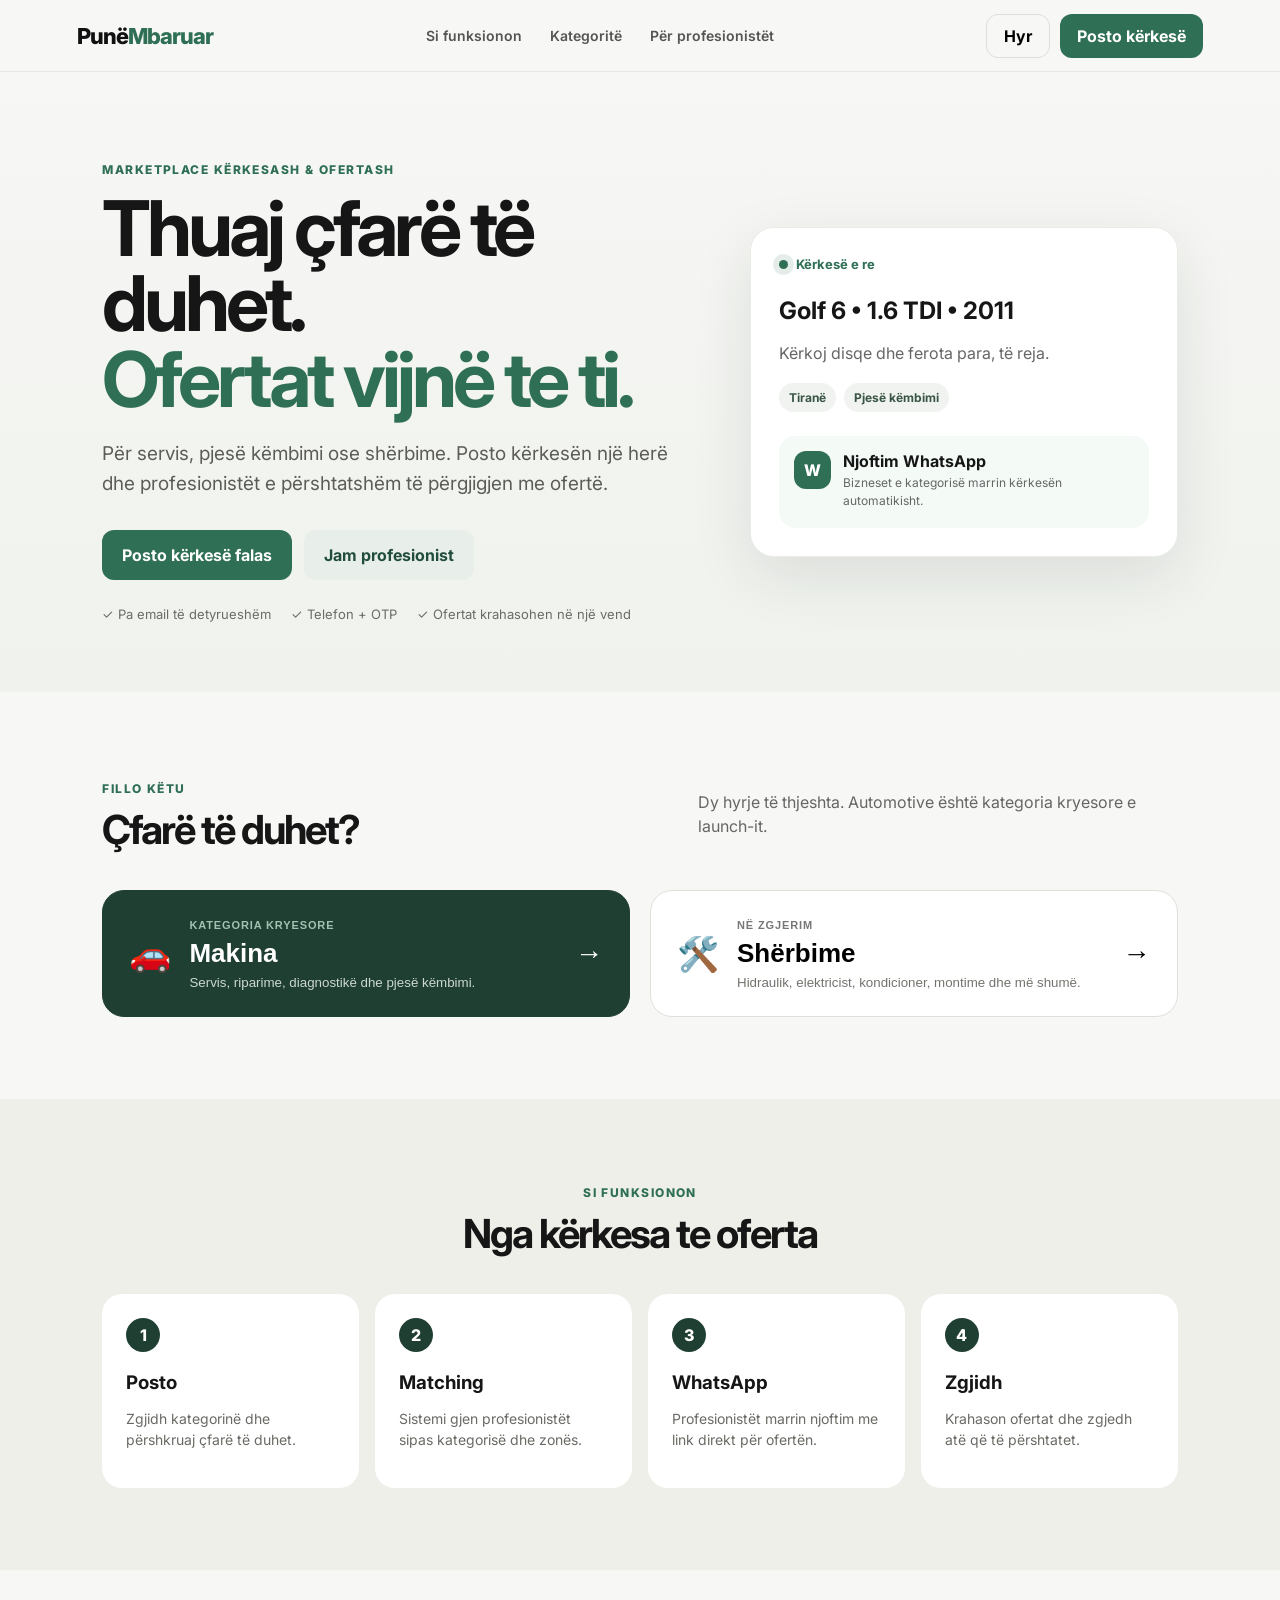
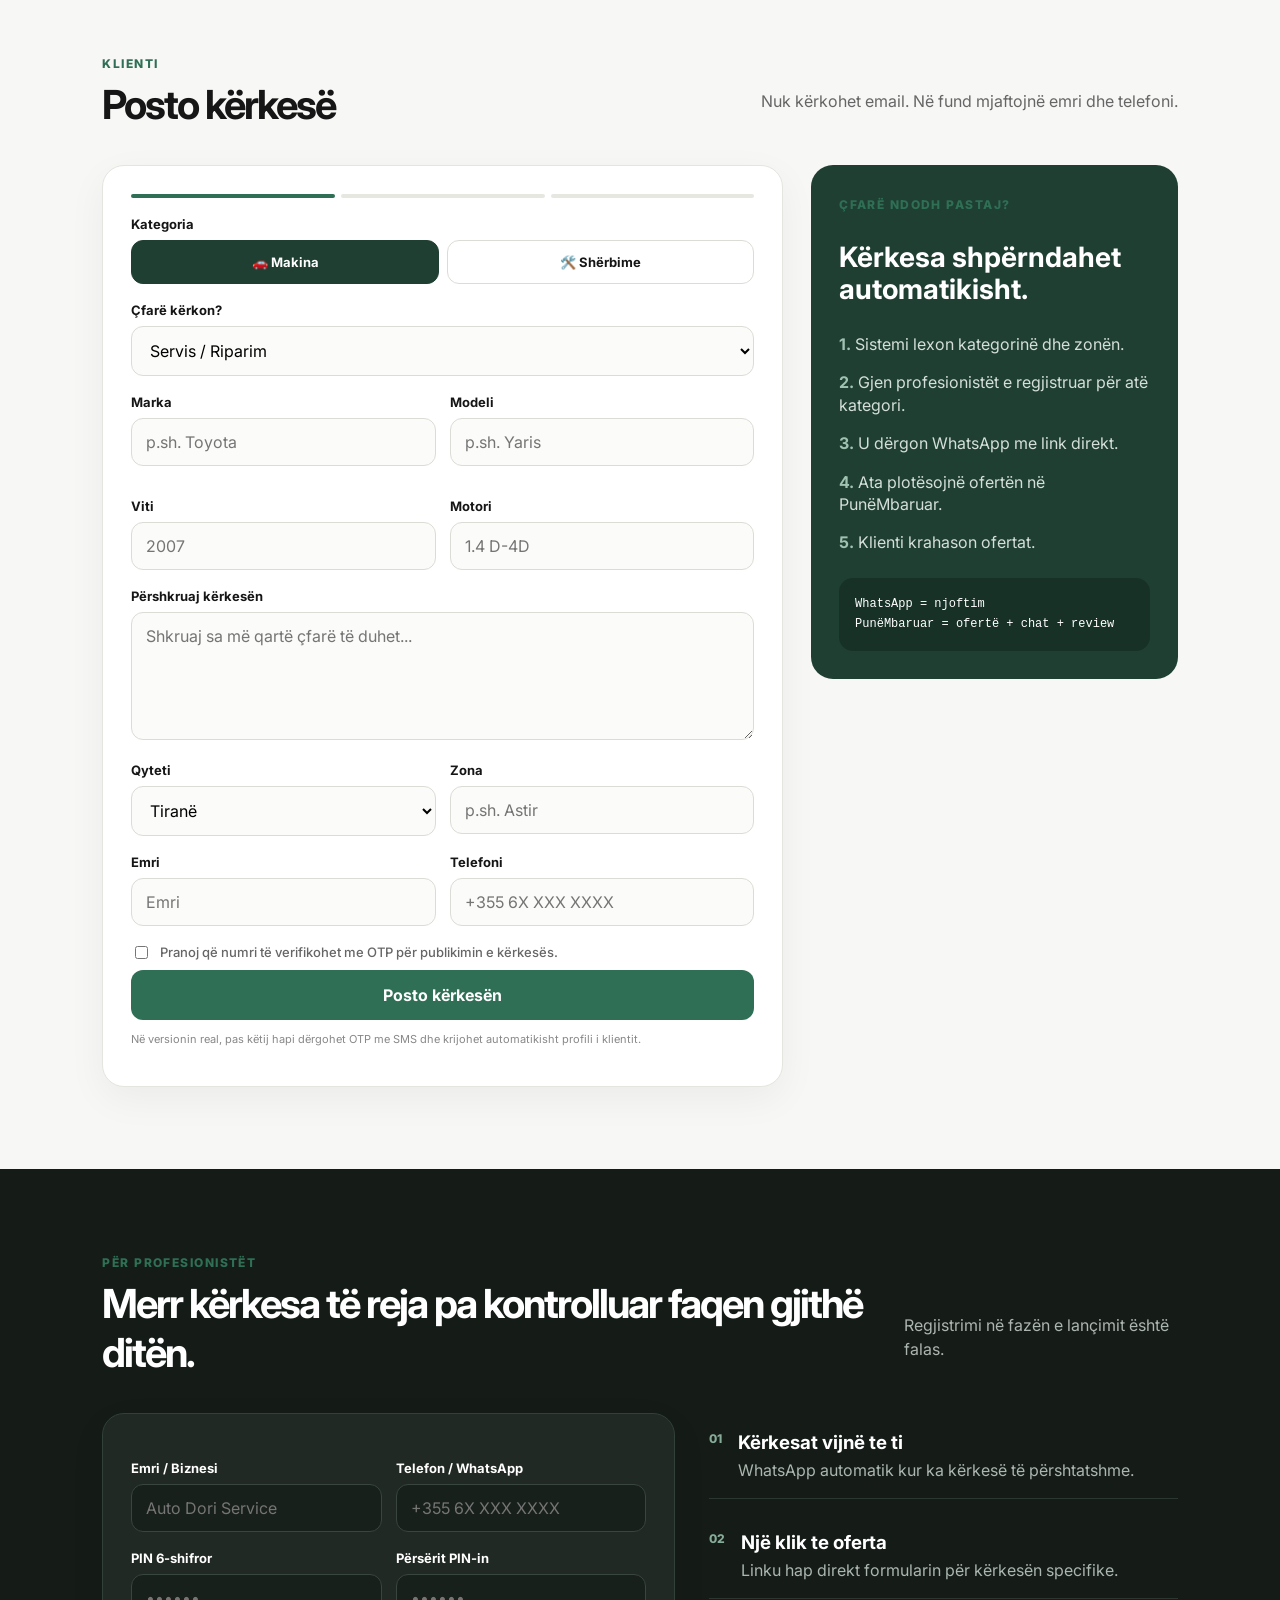
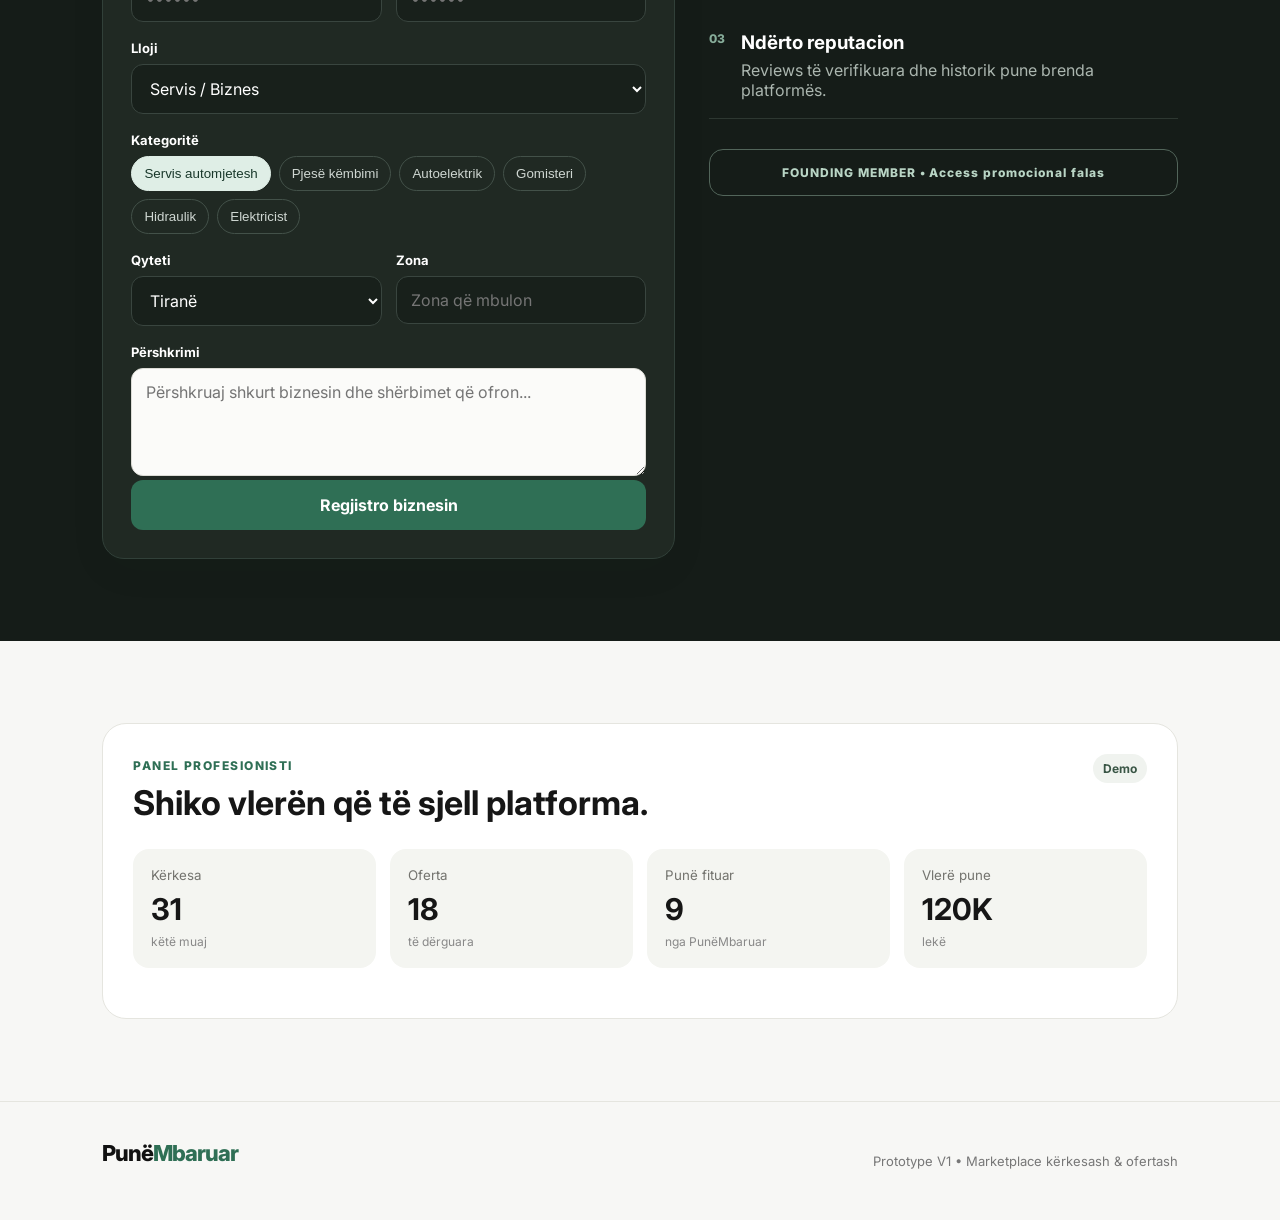
<file: index.html>
<!DOCTYPE html>
<html lang="sq">
<head>
  <meta charset="UTF-8" />
  <meta name="viewport" content="width=device-width, initial-scale=1.0" />
  <title>PunëMbaruar — Merr oferta, zgjidh më mirë</title>
  <link rel="preconnect" href="https://fonts.googleapis.com">
  <link rel="preconnect" href="https://fonts.gstatic.com" crossorigin>
  <link href="https://fonts.googleapis.com/css2?family=Inter:wght@400;500;600;700;800&display=swap" rel="stylesheet">
  <link rel="stylesheet" href="styles.css" />
</head>
<body>
  <header class="topbar">
    <a class="brand" href="#home">Punë<span>Mbaruar</span></a>
    <nav>
      <a href="#how">Si funksionon</a>
      <a href="#categories">Kategoritë</a>
      <a href="#professionals">Për profesionistët</a>
    </nav>
    <div class="header-actions">
      <button class="btn btn-ghost" data-open="loginModal">Hyr</button>
      <button class="btn btn-primary" data-scroll="request">Posto kërkesë</button>
    </div>
  </header>

  <main id="home">
    <section class="hero">
      <div class="hero-copy">
        <div class="eyebrow">Marketplace kërkesash & ofertash</div>
        <h1>Thuaj çfarë të duhet.<br><span>Ofertat vijnë te ti.</span></h1>
        <p>
          Për servis, pjesë këmbimi ose shërbime. Posto kërkesën një herë dhe
          profesionistët e përshtatshëm të përgjigjen me ofertë.
        </p>
        <div class="hero-actions">
          <button class="btn btn-primary btn-large" data-scroll="request">Posto kërkesë falas</button>
          <button class="btn btn-secondary btn-large" data-scroll="professionals">Jam profesionist</button>
        </div>
        <div class="trust-row">
          <span>✓ Pa email të detyrueshëm</span>
          <span>✓ Telefon + OTP</span>
          <span>✓ Ofertat krahasohen në një vend</span>
        </div>
      </div>

      <div class="hero-card">
        <div class="hero-card-top">
          <span class="live-dot"></span>
          Kërkesë e re
        </div>
        <h3>Golf 6 • 1.6 TDI • 2011</h3>
        <p>Kërkoj disqe dhe ferota para, të reja.</p>
        <div class="mini-meta">
          <span>Tiranë</span><span>Pjesë këmbimi</span>
        </div>
        <div class="notification-preview">
          <div class="wa-icon">W</div>
          <div>
            <strong>Njoftim WhatsApp</strong>
            <p>Bizneset e kategorisë marrin kërkesën automatikisht.</p>
          </div>
        </div>
      </div>
    </section>

    <section id="categories" class="section">
      <div class="section-head">
        <div>
          <span class="eyebrow">Fillo këtu</span>
          <h2>Çfarë të duhet?</h2>
        </div>
        <p>Dy hyrje të thjeshta. Automotive është kategoria kryesore e launch-it.</p>
      </div>

      <div class="category-grid">
        <button class="category-card featured" data-category="Makina" data-scroll="request">
          <div class="category-icon">🚗</div>
          <div>
            <span class="tag">Kategoria kryesore</span>
            <h3>Makina</h3>
            <p>Servis, riparime, diagnostikë dhe pjesë këmbimi.</p>
          </div>
          <span class="arrow">→</span>
        </button>

        <button class="category-card" data-category="Shërbime" data-scroll="request">
          <div class="category-icon">🛠️</div>
          <div>
            <span class="tag muted">Në zgjerim</span>
            <h3>Shërbime</h3>
            <p>Hidraulik, elektricist, kondicioner, montime dhe më shumë.</p>
          </div>
          <span class="arrow">→</span>
        </button>
      </div>
    </section>

    <section id="how" class="section soft-section">
      <div class="section-head centered">
        <span class="eyebrow">Si funksionon</span>
        <h2>Nga kërkesa te oferta</h2>
      </div>
      <div class="steps">
        <div class="step"><span>1</span><h3>Posto</h3><p>Zgjidh kategorinë dhe përshkruaj çfarë të duhet.</p></div>
        <div class="step"><span>2</span><h3>Matching</h3><p>Sistemi gjen profesionistët sipas kategorisë dhe zonës.</p></div>
        <div class="step"><span>3</span><h3>WhatsApp</h3><p>Profesionistët marrin njoftim me link direkt për ofertën.</p></div>
        <div class="step"><span>4</span><h3>Zgjidh</h3><p>Krahason ofertat dhe zgjedh atë që të përshtatet.</p></div>
      </div>
    </section>

    <section id="request" class="section">
      <div class="section-head">
        <div>
          <span class="eyebrow">Klienti</span>
          <h2>Posto kërkesë</h2>
        </div>
        <p>Nuk kërkohet email. Në fund mjaftojnë emri dhe telefoni.</p>
      </div>

      <div class="request-layout">
        <form id="requestForm" class="form-card">
          <div class="form-progress">
            <span class="active"></span><span></span><span></span>
          </div>

          <label>Kategoria</label>
          <div class="segmented">
            <input type="radio" name="category" id="catCar" value="Makina" checked>
            <label for="catCar">🚗 Makina</label>
            <input type="radio" name="category" id="catServices" value="Shërbime">
            <label for="catServices">🛠️ Shërbime</label>
          </div>

          <div id="carFields">
            <label for="carNeed">Çfarë kërkon?</label>
            <select id="carNeed" name="carNeed">
              <option value="Servis / Riparim">Servis / Riparim</option>
              <option value="Pjesë këmbimi">Pjesë këmbimi</option>
              <option value="Diagnostikim">Nuk e di problemin / Diagnostikim</option>
            </select>

            <div class="grid-2">
              <div>
                <label for="make">Marka</label>
                <input id="make" name="make" placeholder="p.sh. Toyota">
              </div>
              <div>
                <label for="model">Modeli</label>
                <input id="model" name="model" placeholder="p.sh. Yaris">
              </div>
              <div>
                <label for="year">Viti</label>
                <input id="year" name="year" inputmode="numeric" placeholder="2007">
              </div>
              <div>
                <label for="engine">Motori</label>
                <input id="engine" name="engine" placeholder="1.4 D-4D">
              </div>
            </div>
          </div>

          <div id="serviceFields" class="hidden">
            <label for="serviceType">Lloji i shërbimit</label>
            <select id="serviceType" name="serviceType">
              <option>Hidraulik</option>
              <option>Elektricist</option>
              <option>Kondicioner</option>
              <option>Bojaxhi</option>
              <option>Pastrim</option>
              <option>Montime</option>
              <option>Tjetër</option>
            </select>
          </div>

          <label for="description">Përshkruaj kërkesën</label>
          <textarea id="description" name="description" rows="5" placeholder="Shkruaj sa më qartë çfarë të duhet..." required></textarea>

          <div class="grid-2">
            <div>
              <label for="city">Qyteti</label>
              <select id="city" name="city">
                <option>Tiranë</option>
                <option>Durrës</option>
                <option>Elbasan</option>
                <option>Fier</option>
                <option>Vlorë</option>
                <option>Shkodër</option>
              </select>
            </div>
            <div>
              <label for="zone">Zona</label>
              <input id="zone" name="zone" placeholder="p.sh. Astir">
            </div>
          </div>

          <div class="grid-2">
            <div>
              <label for="name">Emri</label>
              <input id="name" name="name" placeholder="Emri" required>
            </div>
            <div>
              <label for="phone">Telefoni</label>
              <input id="phone" name="phone" inputmode="tel" placeholder="+355 6X XXX XXXX" required>
            </div>
          </div>

          <label class="check-row">
            <input type="checkbox" required>
            <span>Pranoj që numri të verifikohet me OTP për publikimin e kërkesës.</span>
          </label>

          <button type="submit" class="btn btn-primary btn-large full">Posto kërkesën</button>
          <p class="fine-print">Në versionin real, pas këtij hapi dërgohet OTP me SMS dhe krijohet automatikisht profili i klientit.</p>
        </form>

        <aside class="side-panel">
          <span class="eyebrow">Çfarë ndodh pastaj?</span>
          <h3>Kërkesa shpërndahet automatikisht.</h3>
          <ul class="clean-list">
            <li><b>1.</b> Sistemi lexon kategorinë dhe zonën.</li>
            <li><b>2.</b> Gjen profesionistët e regjistruar për atë kategori.</li>
            <li><b>3.</b> U dërgon WhatsApp me link direkt.</li>
            <li><b>4.</b> Ata plotësojnë ofertën në PunëMbaruar.</li>
            <li><b>5.</b> Klienti krahason ofertat.</li>
          </ul>
          <div class="code-note">WhatsApp = njoftim<br>PunëMbaruar = ofertë + chat + review</div>
        </aside>
      </div>
    </section>

    <section id="professionals" class="section dark-section">
      <div class="section-head light">
        <div>
          <span class="eyebrow">Për profesionistët</span>
          <h2>Merr kërkesa të reja pa kontrolluar faqen gjithë ditën.</h2>
        </div>
        <p>Regjistrimi në fazën e lançimit është falas.</p>
      </div>

      <div class="professional-grid">
       <form id="professionalForm" class="form-card dark-card">

  <div class="grid-2">

    <div>
      <label for="proName">Emri / Biznesi</label>
      <input
        id="proName"
        required
        placeholder="Auto Dori Service"
      >
    </div>

    <div>
      <label for="proPhone">Telefon / WhatsApp</label>
      <input
        id="proPhone"
        required
        type="tel"
        placeholder="+355 6X XXX XXXX"
      >
    </div>

  </div>


  <div class="grid-2">

    <div>
      <label for="proPin">PIN 6-shifror</label>
      <input
        id="proPin"
        required
        type="password"
        inputmode="numeric"
        minlength="6"
        maxlength="6"
        pattern="[0-9]{6}"
        placeholder="••••••"
        autocomplete="new-password"
      >
    </div>

    <div>
      <label for="proPinConfirm">Përsërit PIN-in</label>
      <input
        id="proPinConfirm"
        required
        type="password"
        inputmode="numeric"
        minlength="6"
        maxlength="6"
        pattern="[0-9]{6}"
        placeholder="••••••"
        autocomplete="new-password"
      >
    </div>

  </div>


  <label for="proType">Lloji</label>

  <select id="proType">
    <option value="business">Servis / Biznes</option>
    <option value="individual">Profesionist individual</option>
  </select>


  <label>Kategoritë</label>

  <div class="chips" id="professionalCategories">

    <button
      type="button"
      class="chip active"
      data-slug="riparime"
    >
      Servis automjetesh
    </button>

    <button
      type="button"
      class="chip"
      data-slug="pjese-kembimi"
    >
      Pjesë këmbimi
    </button>

    <button
      type="button"
      class="chip"
      data-slug="autoelektrik"
    >
      Autoelektrik
    </button>

    <button
      type="button"
      class="chip"
      data-slug="gomisteri"
    >
      Gomisteri
    </button>

    <button
      type="button"
      class="chip"
      data-slug="hidraulik"
    >
      Hidraulik
    </button>

    <button
      type="button"
      class="chip"
      data-slug="elektricist"
    >
      Elektricist
    </button>

  </div>


  <div class="grid-2">

    <div>
      <label for="proCity">Qyteti</label>

      <select id="proCity" required>
        <option value="Tiranë">Tiranë</option>
        <option value="Durrës">Durrës</option>
      </select>
    </div>

    <div>
      <label for="proZone">Zona</label>

      <input
        id="proZone"
        placeholder="Zona që mbulon"
      >
    </div>

  </div>


  <label for="proDescription">Përshkrimi</label>

  <textarea
    id="proDescription"
    rows="4"
    placeholder="Përshkruaj shkurt biznesin dhe shërbimet që ofron..."
  ></textarea>


  <button
    type="submit"
    class="btn btn-primary btn-large full"
  >
    Regjistro biznesin
  </button>


  <div
    id="professionalResult"
    class="result-box hidden"
  ></div>

</form>

        <div class="pro-benefits">
          <div class="benefit"><span>01</span><div><h3>Kërkesat vijnë te ti</h3><p>WhatsApp automatik kur ka kërkesë të përshtatshme.</p></div></div>
          <div class="benefit"><span>02</span><div><h3>Një klik te oferta</h3><p>Linku hap direkt formularin për kërkesën specifike.</p></div></div>
          <div class="benefit"><span>03</span><div><h3>Ndërto reputacion</h3><p>Reviews të verifikuara dhe historik pune brenda platformës.</p></div></div>
          <div class="founding">FOUNDING MEMBER • Access promocional falas</div>
        </div>
      </div>
    </section>

    <section class="section">
      <div class="dashboard-demo">
        <div class="dashboard-title">
          <div>
            <span class="eyebrow">Panel profesionisti</span>
            <h2>Shiko vlerën që të sjell platforma.</h2>
          </div>
          <span class="status-pill">Demo</span>
        </div>
        <div class="stats-grid">
          <div><small>Kërkesa</small><strong>31</strong><span>këtë muaj</span></div>
          <div><small>Oferta</small><strong>18</strong><span>të dërguara</span></div>
          <div><small>Punë fituar</small><strong>9</strong><span>nga PunëMbaruar</span></div>
          <div><small>Vlerë pune</small><strong>120K</strong><span>lekë</span></div>
        </div>
      </div>
    </section>
  </main>

  <div id="toast" class="toast"></div>

  <div id="loginModal" class="modal" aria-hidden="true">
    <div class="modal-backdrop" data-close="loginModal"></div>
    <div class="modal-card">
      <button class="modal-close" data-close="loginModal">×</button>
      <span class="eyebrow">Hyrje e thjeshtë</span>
      <h2>Hyr me telefon</h2>
      <p>Në V1, klienti nuk ka nevojë për password ose email.</p>
      <label>Numri i telefonit</label>
      <input placeholder="+355 6X XXX XXXX">
      <button class="btn btn-primary full">Merr kodin OTP</button>
    </div>
  </div>

  <footer>
    <div class="brand">Punë<span>Mbaruar</span></div>
    <p>Prototype V1 • Marketplace kërkesash & ofertash</p>
  </footer>

  <script src="app.js"></script>
</body>
</html>
</file>
<file: styles.css>
*{box-sizing:border-box}html{scroll-behavior:smooth}body{margin:0;font-family:Inter,system-ui,sans-serif;background:#f7f7f5;color:#161616}.topbar{height:72px;display:flex;align-items:center;justify-content:space-between;padding:0 6vw;background:rgba(247,247,245,.94);position:sticky;top:0;z-index:20;border-bottom:1px solid #e8e8e3;backdrop-filter:blur(12px)}.brand{font-weight:800;font-size:22px;letter-spacing:-1px;color:#111;text-decoration:none}.brand span{color:#2f6f55}.topbar nav{display:flex;gap:28px}.topbar nav a{color:#555;text-decoration:none;font-size:14px;font-weight:600}.header-actions{display:flex;gap:10px}.btn{border:0;border-radius:12px;padding:11px 17px;font:inherit;font-weight:700;cursor:pointer}.btn-primary{background:#2f6f55;color:white}.btn-secondary{background:#e8eee9;color:#204d3c}.btn-ghost{background:transparent;border:1px solid #deded8}.btn-large{padding:15px 20px}.full{width:100%}.hero{min-height:620px;padding:90px 8vw 70px;display:grid;grid-template-columns:1.15fr .85fr;gap:70px;align-items:center;background:linear-gradient(180deg,#f7f7f5 0%,#eff2ed 100%)}.hero h1{font-size:clamp(44px,6vw,78px);line-height:.98;letter-spacing:-4px;margin:14px 0 22px}.hero h1 span{color:#2f6f55}.hero-copy>p{font-size:19px;line-height:1.6;color:#5c5c58;max-width:650px}.eyebrow{text-transform:uppercase;letter-spacing:.12em;font-size:12px;font-weight:800;color:#2f6f55}.hero-actions{display:flex;gap:12px;margin-top:30px}.trust-row{display:flex;gap:20px;flex-wrap:wrap;margin-top:26px;color:#6c6c66;font-size:13px}.hero-card{background:#fff;padding:28px;border-radius:24px;box-shadow:0 18px 60px rgba(20,40,30,.10);border:1px solid #ecece7}.hero-card-top{font-size:13px;font-weight:700;color:#2f6f55;display:flex;align-items:center;gap:8px}.live-dot{width:9px;height:9px;background:#2f6f55;border-radius:50%;box-shadow:0 0 0 6px rgba(47,111,85,.12)}.hero-card h3{font-size:24px;margin:24px 0 8px}.hero-card p{color:#666;line-height:1.5}.mini-meta{display:flex;gap:8px;margin:18px 0}.mini-meta span,.status-pill{background:#f0f3ef;padding:7px 10px;border-radius:99px;font-size:12px;font-weight:700;color:#395545}.notification-preview{display:flex;gap:12px;padding:15px;background:#f4fbf7;border-radius:16px;margin-top:24px}.wa-icon{width:38px;height:38px;border-radius:12px;background:#2f6f55;color:#fff;display:grid;place-items:center;font-weight:800}.notification-preview p{font-size:12px;margin:3px 0}.section{padding:82px 8vw}.section-head{display:flex;justify-content:space-between;gap:40px;align-items:end;margin-bottom:36px}.section-head h2{font-size:40px;letter-spacing:-2px;margin:8px 0 0}.section-head>p{max-width:480px;color:#666;line-height:1.5}.centered{text-align:center;display:block}.category-grid{display:grid;grid-template-columns:1fr 1fr;gap:20px}.category-card{border:1px solid #e0e0db;background:#fff;border-radius:22px;padding:26px;text-align:left;display:grid;grid-template-columns:auto 1fr auto;gap:18px;align-items:center;cursor:pointer}.category-card.featured{background:#203f33;color:#fff;border-color:#203f33}.category-card h3{font-size:26px;margin:6px 0}.category-card p{margin:0;color:#73736e}.category-card.featured p{color:#cbd8d1}.category-icon{font-size:34px}.tag{font-size:11px;text-transform:uppercase;letter-spacing:.08em;font-weight:800;color:#9fc2b1}.tag.muted{color:#777}.arrow{font-size:28px}.soft-section{background:#eeefe9}.steps{display:grid;grid-template-columns:repeat(4,1fr);gap:16px}.step{background:#fff;border-radius:20px;padding:24px}.step>span{width:34px;height:34px;border-radius:50%;background:#203f33;color:#fff;display:grid;place-items:center;font-weight:800}.step h3{margin-bottom:6px}.step p{color:#6a6a65;line-height:1.5;font-size:14px}.request-layout{display:grid;grid-template-columns:1.3fr .7fr;gap:28px;align-items:start}.form-card{background:#fff;border:1px solid #e5e5df;border-radius:22px;padding:28px;box-shadow:0 12px 38px rgba(20,30,25,.05)}.form-card label{display:block;font-size:13px;font-weight:700;margin:18px 0 8px}.form-card input,.form-card select,.form-card textarea,.modal-card input{width:100%;border:1px solid #dcdcd6;border-radius:12px;padding:13px 14px;font:inherit;background:#fbfbf9}.grid-2{display:grid;grid-template-columns:1fr 1fr;gap:14px}.segmented{display:grid;grid-template-columns:1fr 1fr;gap:8px}.segmented input{display:none}.segmented label{border:1px solid #dcdcd6;border-radius:12px;padding:13px;text-align:center;margin:0;cursor:pointer}.segmented input:checked+label{background:#203f33;color:#fff;border-color:#203f33}.form-progress{display:flex;gap:6px;margin-bottom:18px}.form-progress span{height:4px;flex:1;background:#e7e7e2;border-radius:10px}.form-progress .active{background:#2f6f55}.hidden{display:none}.check-row{display:flex!important;gap:9px;align-items:flex-start;font-weight:500!important;color:#666}.check-row input{width:auto;margin-top:2px}.fine-print{font-size:11px;color:#888;line-height:1.5}.side-panel{background:#203f33;color:#fff;border-radius:22px;padding:28px;position:sticky;top:94px}.side-panel h3{font-size:28px;line-height:1.15}.clean-list{list-style:none;padding:0;margin:24px 0}.clean-list li{margin:16px 0;color:#d4dfd9;line-height:1.4}.clean-list b{color:#9fc2b1}.code-note{background:#173127;border-radius:14px;padding:16px;font-family:ui-monospace,monospace;font-size:12px;line-height:1.7}.dark-section{background:#151c18;color:#fff}.section-head.light>p{color:#adb5b0}.professional-grid{display:grid;grid-template-columns:1.1fr .9fr;gap:34px}.dark-card{background:#202923;border-color:#314039;color:#fff}.dark-card input,.dark-card select{background:#18201b;border-color:#39453f;color:#fff}.chips{display:flex;flex-wrap:wrap;gap:8px}.chip{border:1px solid #435149;background:transparent;color:#cfd7d2;border-radius:99px;padding:9px 12px;cursor:pointer}.chip.active{background:#dfeee6;color:#19382b;border-color:#dfeee6}.pro-benefits{display:flex;flex-direction:column;gap:14px}.benefit{display:flex;gap:16px;padding:18px 0;border-bottom:1px solid #2d3731}.benefit>span{font-size:12px;color:#86ac99;font-weight:800}.benefit h3{margin:0 0 6px}.benefit p{margin:0;color:#abb6af}.founding{margin-top:16px;border:1px solid #52655a;border-radius:14px;padding:15px;text-align:center;font-size:12px;font-weight:800;letter-spacing:.08em;color:#b9d5c5}.dashboard-demo{background:#fff;border-radius:24px;padding:30px;border:1px solid #e5e5df}.dashboard-title{display:flex;justify-content:space-between;align-items:start}.dashboard-title h2{margin:8px 0 26px;font-size:34px}.stats-grid{display:grid;grid-template-columns:repeat(4,1fr);gap:14px}.stats-grid>div{background:#f4f5f1;border-radius:16px;padding:18px}.stats-grid small{display:block;color:#73736e}.stats-grid strong{display:block;font-size:30px;margin:8px 0 3px}.stats-grid span{font-size:12px;color:#888}.toast{position:fixed;right:24px;bottom:24px;background:#17241e;color:#fff;padding:14px 18px;border-radius:14px;opacity:0;transform:translateY(10px);pointer-events:none;transition:.2s;z-index:50}.toast.show{opacity:1;transform:none}.modal{display:none;position:fixed;inset:0;z-index:60}.modal.open{display:block}.modal-backdrop{position:absolute;inset:0;background:rgba(0,0,0,.45)}.modal-card{position:relative;width:min(440px,90vw);margin:12vh auto;background:#fff;border-radius:22px;padding:28px;z-index:2}.modal-close{position:absolute;right:16px;top:14px;border:0;background:transparent;font-size:26px;cursor:pointer}.modal-card p{color:#666}.modal-card label{display:block;font-size:13px;font-weight:700;margin:18px 0 8px}.modal-card .btn{margin-top:12px}footer{padding:38px 8vw;border-top:1px solid #e5e5df;display:flex;justify-content:space-between;color:#777;font-size:13px}@media(max-width:850px){.topbar nav{display:none}.header-actions .btn-ghost{display:none}.hero{grid-template-columns:1fr;padding-top:56px}.hero h1{letter-spacing:-2.5px}.category-grid,.request-layout,.professional-grid{grid-template-columns:1fr}.steps{grid-template-columns:1fr 1fr}.side-panel{position:static}.stats-grid{grid-template-columns:1fr 1fr}.section-head{display:block}.topbar,.section,.hero{padding-left:5vw;padding-right:5vw}}@media(max-width:520px){.topbar{height:64px}.hero{min-height:auto;padding-bottom:50px}.hero-actions{flex-direction:column}.hero-card{padding:20px}.category-grid,.steps,.grid-2,.stats-grid{grid-template-columns:1fr}.section{padding-top:58px;padding-bottom:58px}.section-head h2{font-size:32px}.form-card{padding:20px}.trust-row{display:grid;gap:8px}.category-card{grid-template-columns:auto 1fr}.category-card .arrow{display:none}footer{display:block}footer p{margin-top:8px}}.auth-wrap{min-height:calc(100vh - 72px);display:grid;place-items:center}.auth-card{width:min(520px,100%)}.auth-card h1{font-size:42px;letter-spacing:-2px;margin:10px 0}.muted-text{color:#6d6d68;line-height:1.6}.dashboard-page{min-height:80vh}.request-list{display:flex;flex-direction:column;gap:10px}.request-row{display:flex;justify-content:space-between;align-items:center;gap:18px;padding:18px;border:1px solid #e6e6e0;border-radius:16px;text-decoration:none;color:inherit;background:#fff}.request-row p{margin:6px 0;color:#6e6e69}.row-actions{display:flex;gap:8px;flex-wrap:wrap}.empty-state{padding:26px;border:1px dashed #d4d4cd;border-radius:16px;color:#777}.two-col-dashboard{display:grid;grid-template-columns:1fr 1fr;gap:20px;margin-top:20px}.detail-head{background:#203f33;color:#fff;border-radius:24px;padding:34px;margin-bottom:20px}.detail-head h1{font-size:42px;margin:10px 0}.detail-head p{max-width:760px;color:#d6e0da;line-height:1.6}.vehicle-card{margin-top:20px;display:inline-flex;flex-direction:column;gap:4px;background:#173127;padding:14px 18px;border-radius:14px}.vehicle-card span{color:#b7c9c0;font-size:13px}.offers-grid{display:grid;grid-template-columns:repeat(3,1fr);gap:14px}.offer-card{border:1px solid #e1e1db;border-radius:18px;padding:18px;background:#fff}.offer-card.selected{border:2px solid #2f6f55;background:#f3f8f5}.offer-top{display:flex;justify-content:space-between;gap:12px}.offer-price{font-size:21px;color:#2f6f55}.rating-line{font-size:12px;color:#777;margin-top:4px}.message-list{display:flex;flex-direction:column;gap:10px;max-height:390px;overflow:auto;margin-bottom:14px}.message{max-width:80%;background:#f1f2ee;border-radius:14px;padding:11px 13px}.message.mine{align-self:flex-end;background:#dfeee6}.message p{margin:4px 0 0}.message small{color:#777}.message-form{display:flex;gap:8px}.message-form input{flex:1;border:1px solid #dcdcd6;border-radius:12px;padding:13px 14px;font:inherit}.selected-offer{display:flex;flex-direction:column;gap:7px;background:#f3f8f5;border-radius:16px;padding:18px;margin-bottom:16px}.review-card{background:#fff7df;border-radius:16px;padding:18px;margin-top:15px}@media(max-width:900px){.offers-grid{grid-template-columns:1fr 1fr}.two-col-dashboard{grid-template-columns:1fr}}@media(max-width:600px){.offers-grid{grid-template-columns:1fr}.request-row{align-items:flex-start;flex-direction:column}.row-actions{width:100%}.row-actions .btn{flex:1}.detail-head h1{font-size:32px}.message-form{flex-direction:column}}
.admin-section{margin-top:20px}.stats-grid{margin-bottom:20px}.align-end{display:flex;align-items:end}.align-end .btn{margin-bottom:0}
.profile-hero{background:#203f33;color:#fff;border-radius:26px;padding:38px;margin-bottom:28px}.profile-hero h1{font-size:46px;letter-spacing:-2px;margin:8px 0 12px}.profile-hero p{max-width:720px;color:#d4dfd9;line-height:1.6}.compact-form,.upload-form{display:grid;gap:10px;margin:18px 0}.compact-form input,.upload-form input{width:100%;border:1px solid #dcdcd6;border-radius:12px;padding:12px 13px;font:inherit}.media-grid{display:grid;grid-template-columns:repeat(4,1fr);gap:10px;margin-top:18px}.media-grid img,.media-grid video{width:100%;height:170px;object-fit:cover;border-radius:14px;background:#eee}.review-card{padding:16px;border:1px solid #e5e5df;border-radius:14px;margin:8px 0}.review-card p{margin:7px 0;color:#666}.static-chips .chip{display:inline-block}.media-section{margin-top:24px}@media(max-width:850px){.media-grid{grid-template-columns:1fr 1fr}}@media(max-width:520px){.media-grid{grid-template-columns:1fr}.profile-hero h1{font-size:34px}}
.auto-choice-grid{display:grid;grid-template-columns:repeat(3,1fr);gap:16px}.auto-choice{border:1px solid #e0e0db;background:#fff;border-radius:20px;padding:22px;text-align:left;cursor:pointer;display:flex;flex-direction:column;gap:9px;min-height:170px}.auto-choice:hover{transform:translateY(-2px);box-shadow:0 12px 30px rgba(20,40,30,.08)}.auto-choice>span{font-size:30px}.auto-choice strong{font-size:18px}.auto-choice small{font-size:13px;color:#6f6f69;line-height:1.5}@media(max-width:850px){.auto-choice-grid{grid-template-columns:1fr 1fr}}@media(max-width:520px){.auto-choice-grid{grid-template-columns:1fr}.auto-choice{min-height:auto}}
</file>
